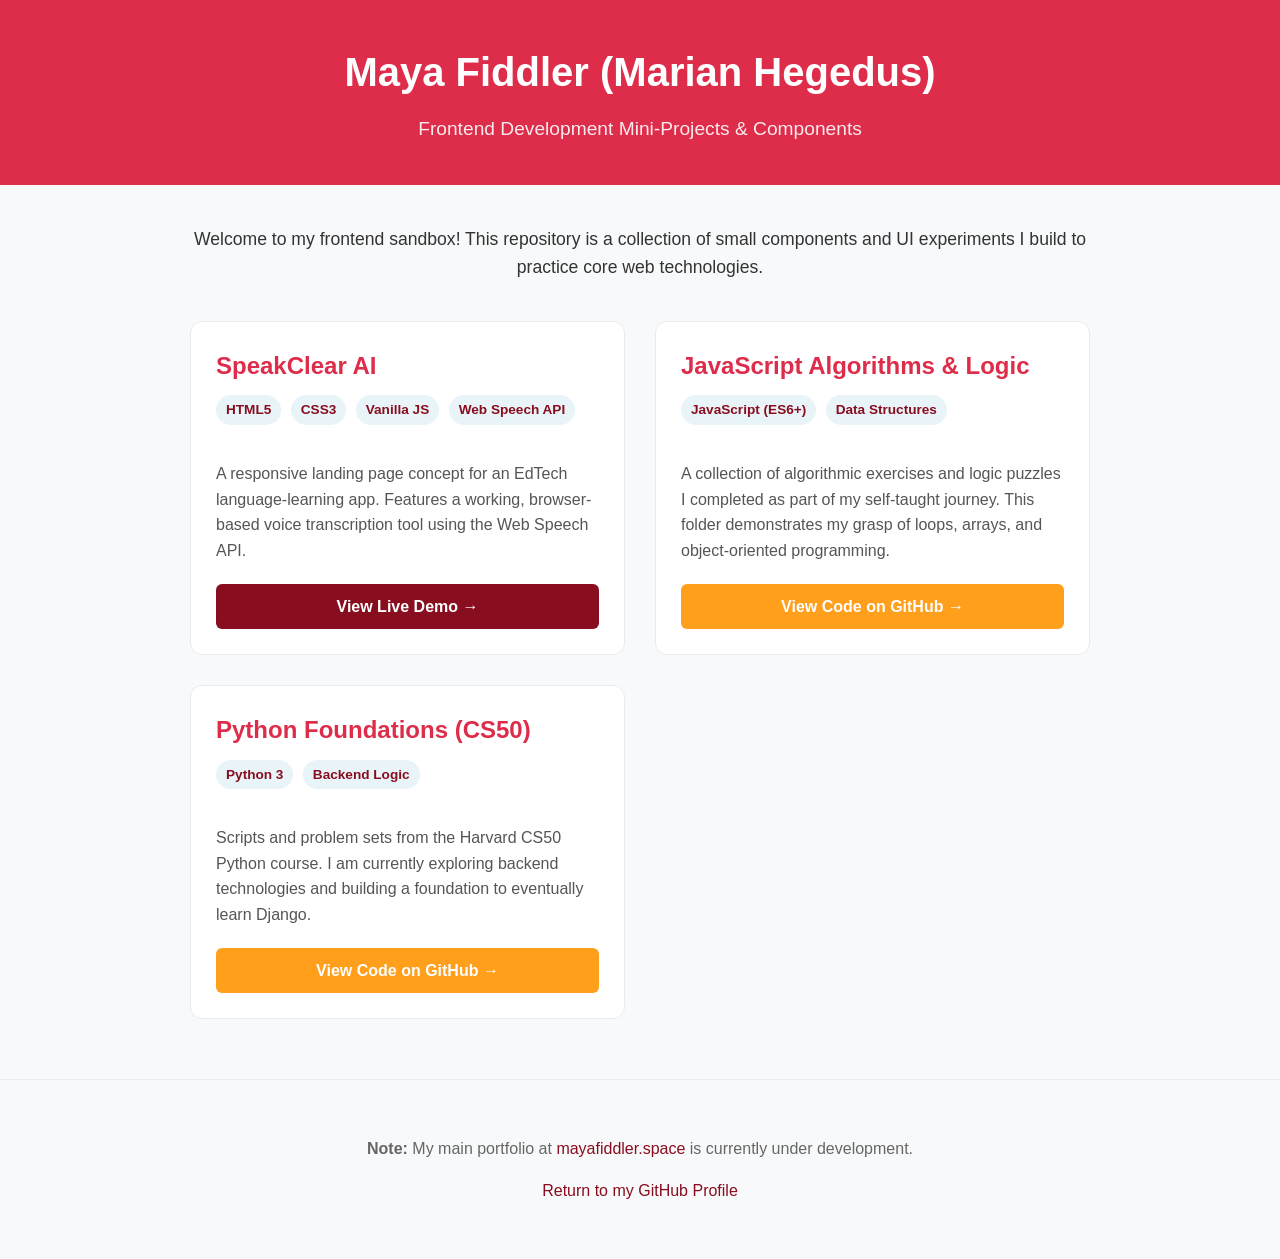
<file: index.html>
<!DOCTYPE html>
<html lang="en">
<head>
    <meta charset="UTF-8">
    <meta name="viewport" content="width=device-width, initial-scale=1.0">
    <title>Marian Hegedus | Frontend Showcase</title>
    <style>
        /* Base Styles */
        :root {
            --bg-color: #f8f9fa;
            --text-color: #333;
            --primary-color: #DD2D4A;
            --card-bg: #ffffff;
            --border-color: #e9ecef;
            --accent-color: #880D1E;
        }

        body {
            font-family: 'Segoe UI', Tahoma, Geneva, Verdana, sans-serif;
            background-color: var(--bg-color);
            color: var(--text-color);
            margin: 0;
            padding: 0;
            line-height: 1.6;
        }

        /* Header */
        header {
            background-color: var(--primary-color);
            color: white;
            padding: 40px 20px;
            text-align: center;
        }

        header h1 {
            margin: 0 0 10px 0;
            font-size: 2.5rem;
        }

        header p {
            margin: 0;
            font-size: 1.2rem;
            opacity: 0.9;
        }

        /* Main Content */
        main {
            max-width: 900px;
            margin: 40px auto;
            padding: 0 20px;
        }

        .intro {
            text-align: center;
            margin-bottom: 40px;
            font-size: 1.1rem;
        }

        /* Project Grid */
        .project-grid {
            display: grid;
            grid-template-columns: repeat(auto-fit, minmax(300px, 1fr));
            gap: 30px;
        }

        /* Project Cards */
        .card {
            background-color: var(--card-bg);
            border: 1px solid var(--border-color);
            border-radius: 12px;
            padding: 25px;
            transition: transform 0.2s ease, box-shadow 0.2s ease;
            display: flex;
            flex-direction: column;
        }

        .card:hover {
            transform: translateY(-5px);
            box-shadow: 0 10px 20px rgba(0,0,0,0.05);
        }

        .card h2 {
            margin: 0 0 10px 0;
            color: var(--primary-color);
            font-size: 1.5rem;
        }

        .tags {
            margin-bottom: 15px;
        }

        .tag {
            display: inline-block;
            background-color: #e8f4f8;
            color: var(--accent-color);
            padding: 4px 10px;
            border-radius: 20px;
            font-size: 0.85rem;
            font-weight: bold;
            margin-right: 5px;
            margin-bottom: 5px;
        }

        .card p {
            flex-grow: 1;
            margin-bottom: 20px;
            color: #555;
        }

        /* Buttons */
        .btn {
            display: inline-block;
            background-color: var(--accent-color);
            color: white;
            text-decoration: none;
            padding: 10px 20px;
            border-radius: 6px;
            font-weight: bold;
            text-align: center;
            transition: background-color 0.2s;
        }

        .btn:hover {
            background-color: #2EC4B6;
        }

        .btn-light {
            display: inline-block;
            background-color: #FF9F1C;
            color: white;
            text-decoration: none;
            padding: 10px 20px;
            border-radius: 6px;
            font-weight: bold;
            text-align: center;
            transition: background-color 0.2s;
        }

        .btn-light:hover {
            background-color: #2EC4B6;
        }

        /* Footer */
        footer {
            text-align: center;
            padding: 40px 20px;
            color: #666;
            border-top: 1px solid var(--border-color);
            margin-top: 60px;
        }

        footer a {
            color: var(--accent-color);
            text-decoration: none;
        }

        footer a:hover {
            text-decoration: underline;
        }
    </style>
</head>
<body>

    <header>
        <h1>Maya Fiddler (Marian Hegedus)</h1>
        <p>Frontend Development Mini-Projects & Components</p>
    </header>

    <main>
        <div class="intro">
            <p>Welcome to my frontend sandbox! This repository is a collection of small components and UI experiments I build to practice core web technologies.</p>
        </div>

        <div class="project-grid">
            
            <!-- Project 1: SpeakClear -->
            <div class="card">
                <h2>SpeakClear AI</h2>
                <div class="tags">
                    <span class="tag">HTML5</span>
                    <span class="tag">CSS3</span>
                    <span class="tag">Vanilla JS</span>
                    <span class="tag">Web Speech API</span>
                </div>
                <p>A responsive landing page concept for an EdTech language-learning app. Features a working, browser-based voice transcription tool using the Web Speech API.</p>
                <a href="https://mayafiddler.github.io/front-end-schowcase/landing-page" class="btn">View Live Demo &rarr;</a>
            </div>

                        <!-- Project 2: JavaScript Algorithms -->
            <div class="card">
                <h2>JavaScript Algorithms & Logic</h2>
                <div class="tags">
                    <span class="tag">JavaScript (ES6+)</span>
                    <span class="tag">Data Structures</span>
                </div>
                <p>A collection of algorithmic exercises and logic puzzles I completed as part of my self-taught journey. This folder demonstrates my grasp of loops, arrays, and object-oriented programming.</p>
                <a href="https://github.com/MayaFiddler/frontend-showcase/tree/main/js-examples" class="btn-light" target="_blank" ">View Code on GitHub &rarr;</a>
            </div>

            <!-- Project 3: Python Foundations -->
            <div class="card">
                <h2>Python Foundations (CS50)</h2>
                <div class="tags">
                    <span class="tag">Python 3</span>
                    <span class="tag">Backend Logic</span>
                </div>
                <p>Scripts and problem sets from the Harvard CS50 Python course. I am currently exploring backend technologies and building a foundation to eventually learn Django.</p>
                <a href="https://github.com/MayaFiddler/frontend-showcase/tree/main/python-scripts" class="btn-light" target="_blank" ">View Code on GitHub &rarr;</a>
            </div>

        </div>
    </main>

    <footer>
        <p>
            <strong>Note:</strong> My main portfolio at 
            <a href="https://mayafiddler.space" target="_blank">mayafiddler.space</a> 
            is currently under development.
        </p>
        <p><a href="https://github.com/mayofiddler" target="_blank">Return to my GitHub Profile</a></p>
    </footer>

</body>
</html>
</file>
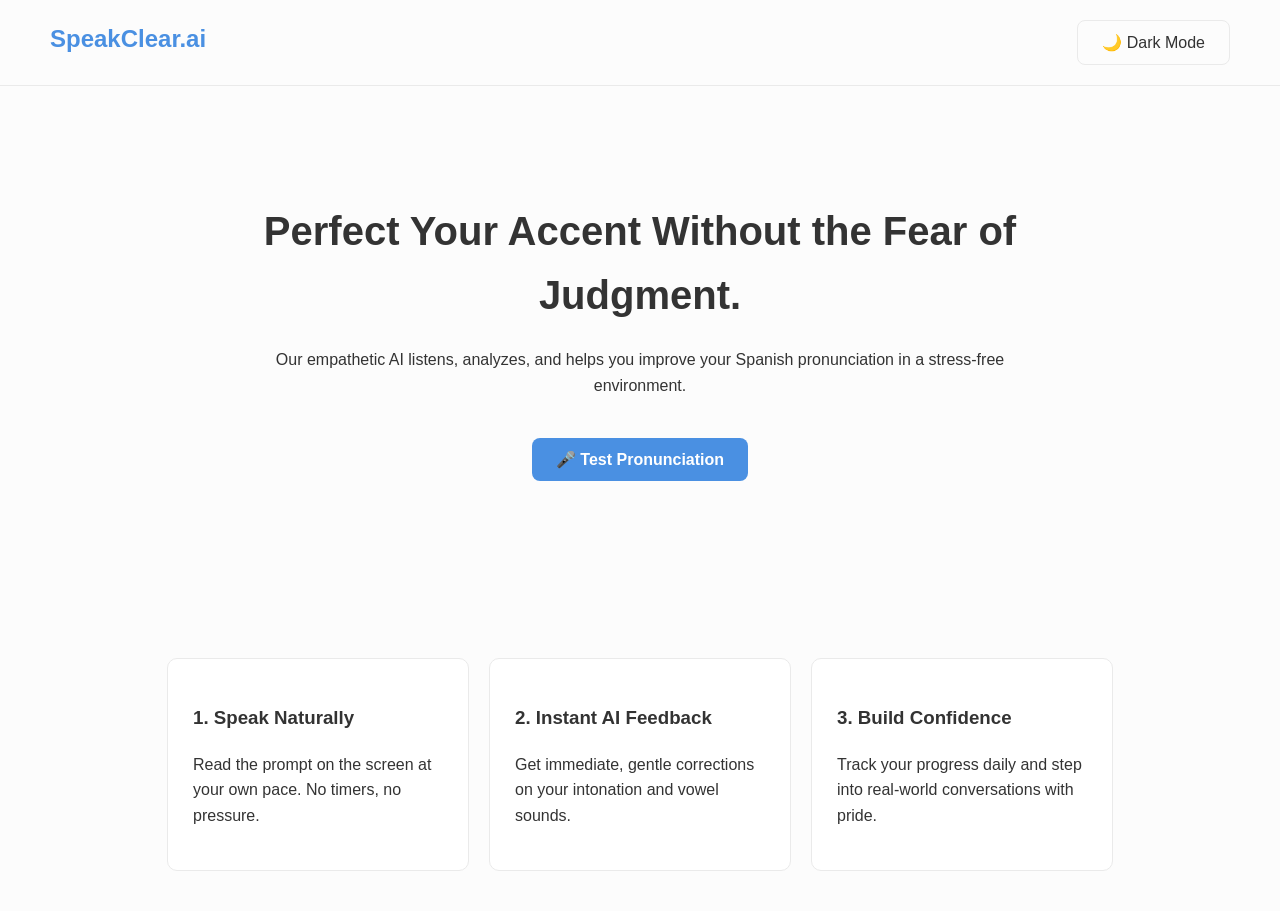
<file: landing-page/index.html>
<!DOCTYPE html>
<html lang="en">
<head>
    <meta charset="UTF-8">
    <meta name="viewport" content="width=device-width, initial-scale=1.0">
    <title>SpeakClear | AI Language Coach</title>
    <link rel="stylesheet" href="style.css">
</head>
<body>
    <header>
        <div class="logo">SpeakClear.ai</div>
        <button id="theme-toggle" class="btn-secondary">🌙 Dark Mode</button>
    </header>

    <main>
        <section class="hero">
            <h1>Perfect Your Accent Without the Fear of Judgment.</h1>
            <p>Our empathetic AI listens, analyzes, and helps you improve your Spanish pronunciation in a stress-free environment.</p>
            
            <div class="interaction-area">
                <button id="mic-button" class="btn-primary">🎤 Test Pronunciation</button>
                <p id="feedback-message" class="hidden">Listening...</p>
            </div>
        </section>

        <section class="features">
            <div class="card">
                <h3>1. Speak Naturally</h3>
                <p>Read the prompt on the screen at your own pace. No timers, no pressure.</p>
            </div>
            <div class="card">
                <h3>2. Instant AI Feedback</h3>
                <p>Get immediate, gentle corrections on your intonation and vowel sounds.</p>
            </div>
            <div class="card">
                <h3>3. Build Confidence</h3>
                <p>Track your progress daily and step into real-world conversations with pride.</p>
            </div>
        </section>
    </main>

    <script src="script.js"></script>
</body>
</html>
</file>
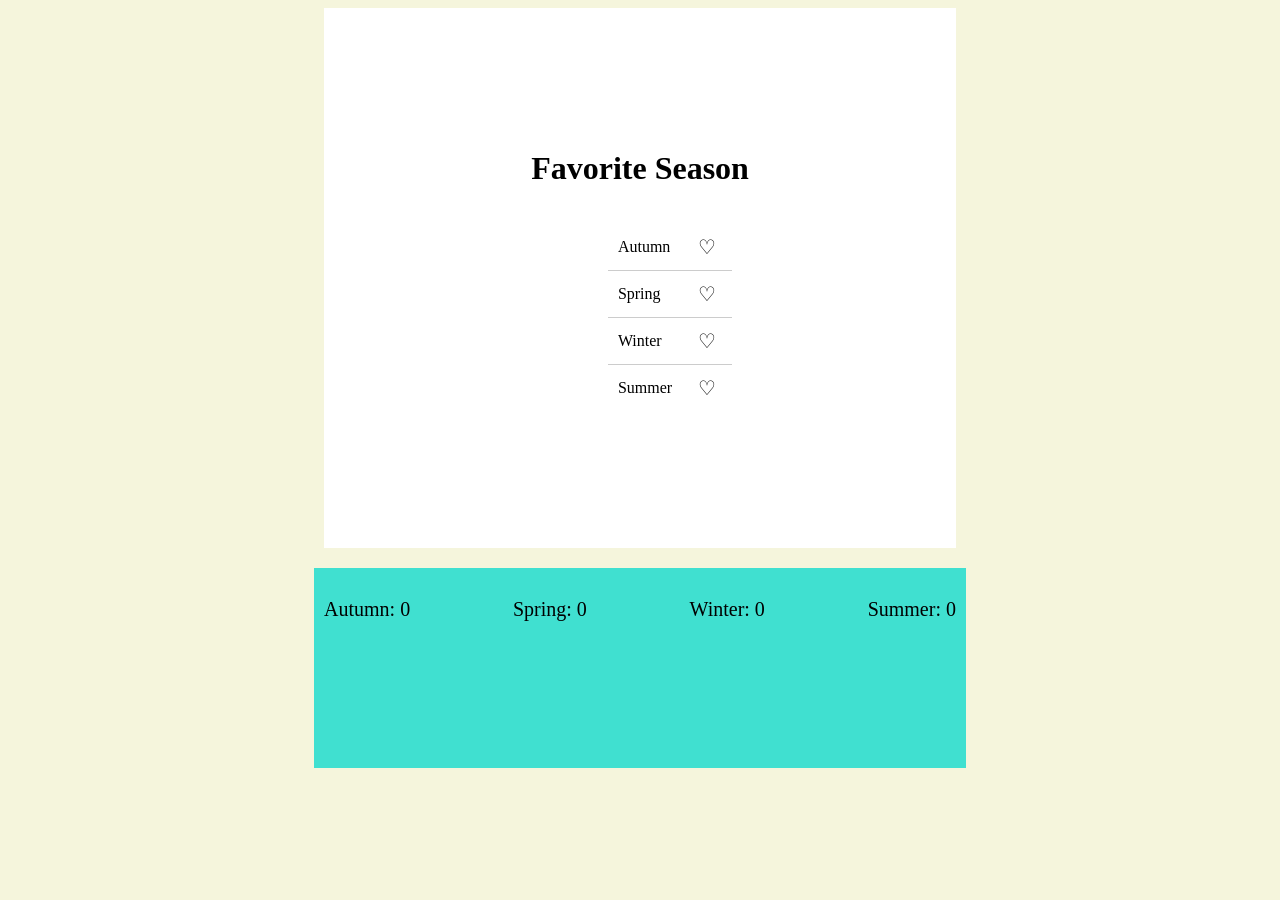
<file: js-examples/freecodecamp-labs/favorite-icon-toggle/index.html>
<!DOCTYPE html>
<html lang="en">
    <head>
        <meta charset="utf-8" />
        <title>Favorite Icon Toggler</title>
        <link rel="stylesheet" href="styles.css" />
    </head>

    <body>
        <div class="container">
            <h1>Favorite Season</h1>
            <ul class="item-list">
                <li>Autumn<button class="favorite-icon autumn">&#9825;</button></li>
                <li>Spring<button class="favorite-icon spring">&#9825;</button></li>
                <li>Winter<button class="favorite-icon winter">&#9825;</button></li>
                <li>Summer<button class="favorite-icon summer">&#9825;</button></li>
            </ul>
        </div>
        <div class="counter">
            <p>Autumn: <span id="autumn-count">0</span></p>
            <p>Spring: <span id="spring-count">0</span></p>
            <p>Winter: <span id="winter-count">0</span></p>
            <p>Summer: <span id="summer-count">0</span></p>

        </div>
        <script src="script.js"></script>
    </body>
</html>
</file>
<file: landing-page/style.css>
/* Core Variables (Light Mode Default) */
:root {
    --bg-color: #fcfcfc;
    --text-color: #333333;
    --primary-color: #4A90E2;
    --card-bg: #ffffff;
    --border-color: #eaeaea;
}

/* Dark Mode Variables */
body.dark-mode {
    --bg-color: #1a1a1a;
    --text-color: #f4f4f4;
    --card-bg: #2d2d2d;
    --border-color: #444444;
}

/* Base Styles reducing cognitive load */
body {
    font-family: 'Segoe UI', Tahoma, Geneva, Verdana, sans-serif;
    background-color: var(--bg-color);
    color: var(--text-color);
    margin: 0;
    padding: 0;
    transition: background-color 0.3s, color 0.3s;
    line-height: 1.6;
}

header {
    display: flex;
    justify-content: space-between;
    padding: 20px 50px;
    border-bottom: 1px solid var(--border-color);
}

.logo {
    font-size: 1.5rem;
    font-weight: bold;
    color: var(--primary-color);
}

/* Hero Section */
.hero {
    text-align: center;
    padding: 80px 20px;
    max-width: 800px;
    margin: 0 auto;
}

h1 {
    font-size: 2.5rem;
    margin-bottom: 20px;
}

.interaction-area {
    margin-top: 40px;
    min-height: 100px; /* Prevents layout shift when text appears */
}

/* Buttons */
button {
    cursor: pointer;
    border: none;
    border-radius: 8px;
    padding: 12px 24px;
    font-size: 1rem;
    transition: transform 0.2s, background-color 0.2s;
}

.btn-primary {
    background-color: var(--primary-color);
    color: white;
    font-weight: bold;
}

.btn-secondary {
    background-color: transparent;
    color: var(--text-color);
    border: 1px solid var(--border-color);
}

/* Microphone Animation */
.recording {
    background-color: #e74c3c;
    animation: pulse 1.5s infinite;
}

@keyframes pulse {
    0% { transform: scale(1); }
    50% { transform: scale(1.05); box-shadow: 0 0 15px rgba(231, 76, 60, 0.5); }
    100% { transform: scale(1); }
}

.hidden {
    opacity: 0;
    transition: opacity 0.3s;
}

.visible {
    opacity: 1;
    margin-top: 15px;
    font-weight: bold;
    color: #27ae60;
}

/* Features Grid */
.features {
    display: flex;
    justify-content: center;
    gap: 20px;
    padding: 40px 20px;
    flex-wrap: wrap;
}

.card {
    background-color: var(--card-bg);
    padding: 25px;
    border-radius: 10px;
    border: 1px solid var(--border-color);
    width: 250px;
    text-align: left;
}
</file>
<file: js-examples/freecodecamp-labs/favorite-icon-toggle/styles.css>
body {
    background-color: beige;
    display: flex;
    flex-direction: column;
    align-items: center;
    justify-content: center;}



.container {
    display: flex;
    flex-direction: column;
    justify-content: center;
    background-color: white;
    align-items: center;
    height: 60vh;
    width: 50%;
  }
  .favorite-icon {
    font-size: 20px;
    cursor: pointer;
    transition: color 0.3s ease-in-out;
    background:none;
    border:none;
    outline:none;
    background-color: transparent;
  }

  .filled {
    color: red;
  }

  .item-list {
    display: flex;
    flex-direction: column;
    align-items: space-between;
    justify-content: space-evenly;
    list-style: none;
  }
  .item-list li {
    display: flex;
    align-items: center;
    justify-content: space-between;
    width: 100%;
    padding: 10px;
    border-bottom: 1px solid #ccc;
  } 
  .item-list li:last-child {
    border-bottom: none;
  } 

  .counter {
    display:flex;
    flex-direction: row;
    font-size: 20px;
    margin-top: 20px;
    height: 20vh;
    width: 50%;
    justify-content: space-between; 
    background-color: turquoise;
    align-items: space-between;
    padding: 10px;
  }
</file>
